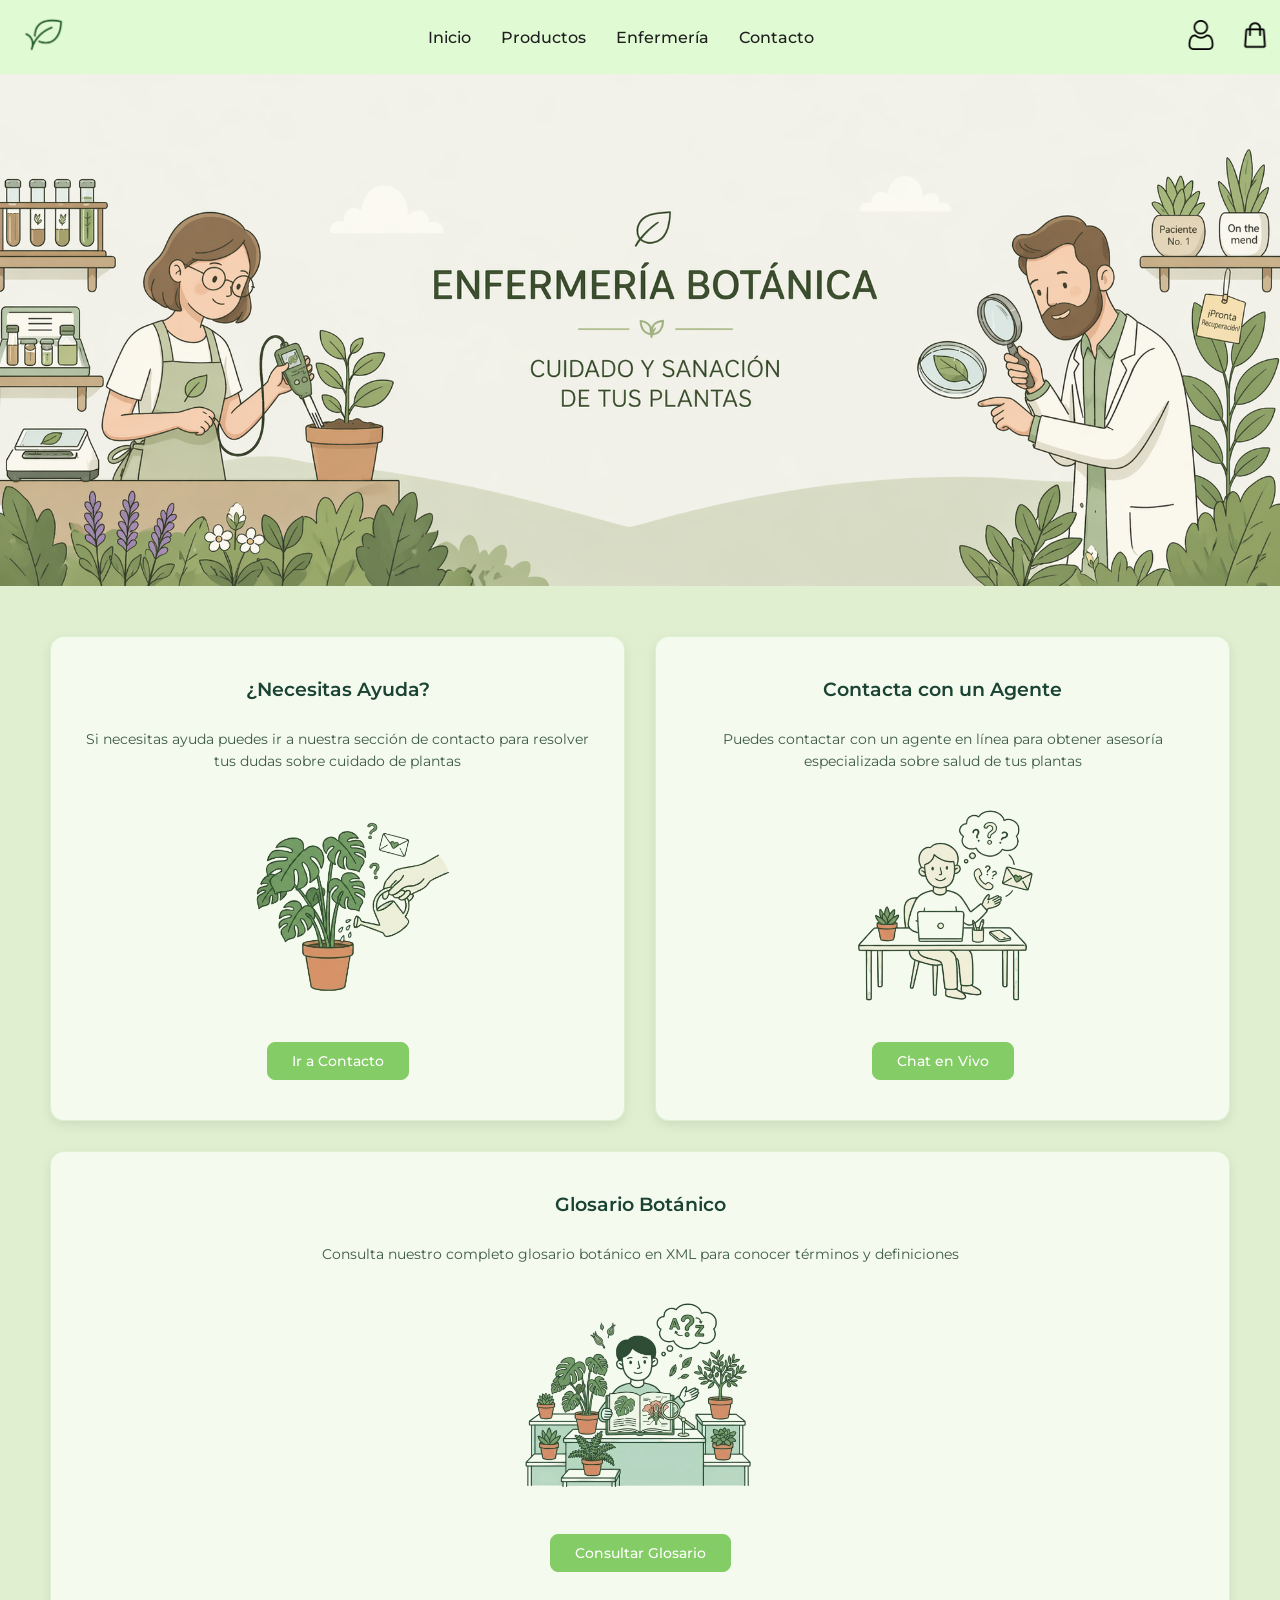
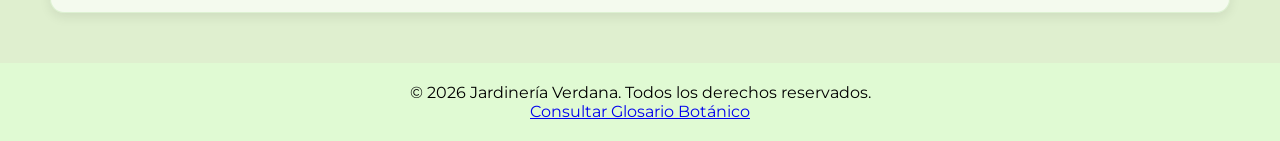
<file: enfermeria.html>
<!DOCTYPE html>
<html lang="en">
<head>
    <meta charset="UTF-8">
    <meta name="viewport" content="width=device-width, initial-scale=1.0">
    <title>Jardineria Verdana</title>
    <link rel="stylesheet" href="css/styles.css">
    <script src="js/main.js" defer></script>
</head>
<body class="home">
    <nav>
        <div class="logo-container">
            <a href="index.html">
                <img src="images/logo_jardineria.png" alt="Jardinería Verdana" class="logo">
            </a>
        </div>

        <div class="nav-links">
            <a href="index.html">Inicio</a>
            <a href="productos.html">Productos</a>
            <a href="enfermeria.html">Enfermería</a>
            <a href="contacto.html">Contacto</a>
        </div>

        <div class="nav-cart">
            <a href="login.html"><img src="images/user.png" alt="Usuario" class="user"></a>
            <img src="images/shopping-bag.png" alt="Carrito" class="cart">
        </div>
    </nav>
    <main>
        <img src="images/enfermeria_banner.png" class="enfermeria-banner">
        
        <div class="info-section">
            <div class="info-card">
                <h3>¿Necesitas Ayuda?</h3>
                <p>Si necesitas ayuda puedes ir a nuestra sección de contacto para resolver tus dudas sobre cuidado de plantas</p>
                <img src="images/plants_care.png" alt="Cuidado de plantas" class="enfermeria-image">
                <a href="contacto.html" class="info-link">Ir a Contacto</a>
            </div>
            
            <div class="info-card">
                <h3>Contacta con un Agente</h3>
                <p>Puedes contactar con un agente en línea para obtener asesoría especializada sobre salud de tus plantas</p>
                <img src="images/chat_support.png" alt="Agente de soporte" class="enfermeria-image">
                <button class="info-button">Chat en Vivo</button>
            </div>

            <div class="info-card">
                <h3>Glosario Botánico</h3>
                <p>Consulta nuestro completo glosario botánico en XML para conocer términos y definiciones</p>
                <img src="images/glosario_image.png" alt="Glosario botánico" class="enfermeria-image">
                <a href="xml/glosario.xml" target="_blank" class="info-link">Consultar Glosario</a>
            </div>
        </div>
    </main>
    <footer>
        <div class="copy">
            <p>&copy; 2026 Jardinería Verdana. Todos los derechos reservados.</p>
        </div>
        <div class="dictionary">
            <a href="xml/glosario.xml" target="_blank" class="enlace-glosario">Consultar Glosario Botánico</a>
        </div>
    </footer>    
</body>
</html>
</file>
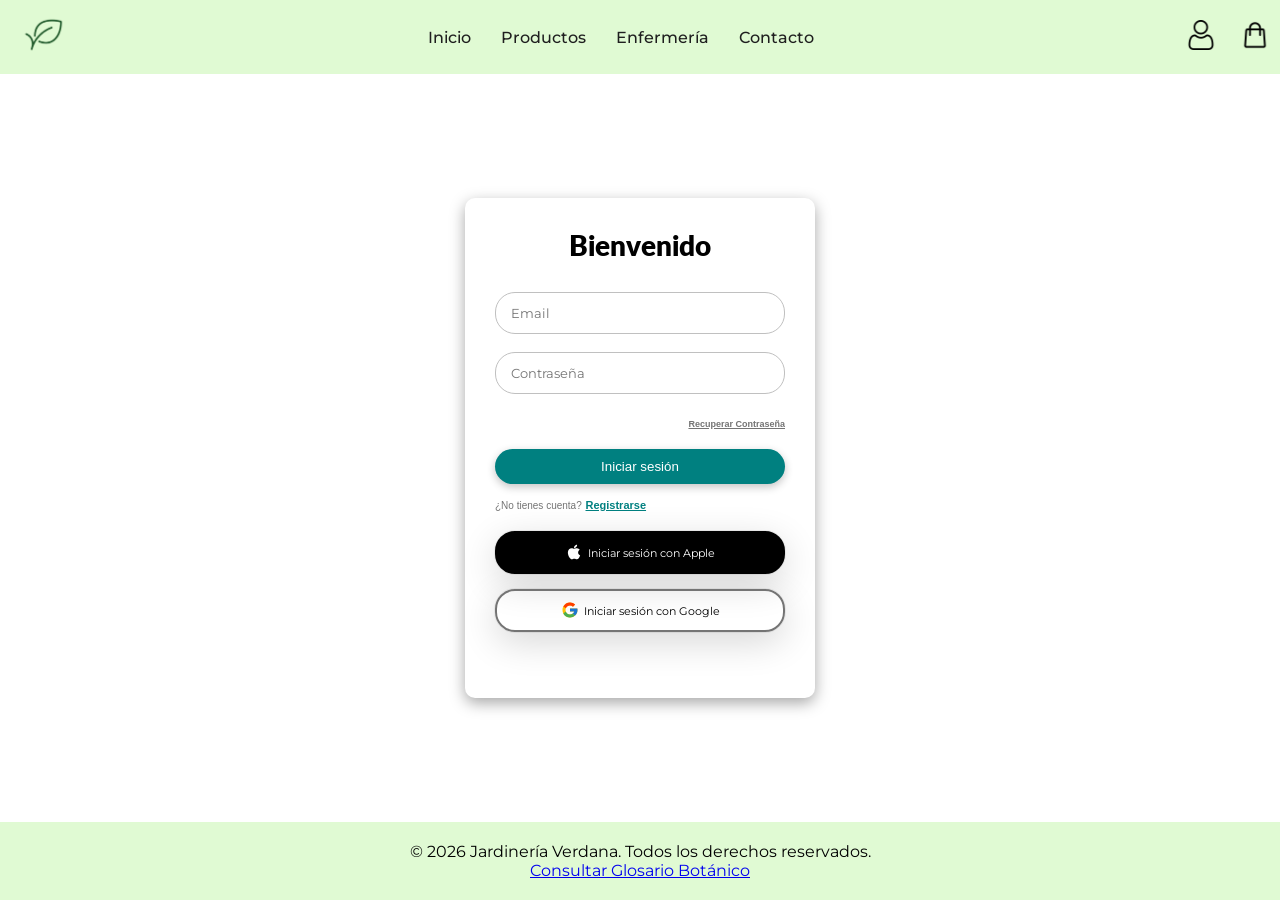
<file: login.html>
<!DOCTYPE html>
<html lang="en">
<head>
    <meta charset="UTF-8">
    <meta name="viewport" content="width=device-width, initial-scale=1.0">
    <title>Jardineria Verdana</title>
    <link rel="stylesheet" href="css/styles.css">
    <script src="js/main.js" defer></script>
</head>
<body class="home">
    <nav>
        <div class="logo-container">
            <a href="index.html">
                <img src="images/logo_jardineria.png" alt="Jardinería Verdana" class="logo">
            </a>
        </div>

        <div class="nav-links">
            <a href="index.html">Inicio</a>
            <a href="productos.html">Productos</a>
            <a href="enfermeria.html">Enfermería</a>
            <a href="contacto.html">Contacto</a>
        </div>

        <div class="nav-cart">
            <a href="login.html"><img src="images/user.png" alt="Usuario" class="user"></a>
            <img src="images/shopping-bag.png" alt="Carrito" class="cart">
        </div>
    </nav>
    <main>
        <div class="form-wrapper">
            <div class="form-container">
                <p class="title">Bienvenido</p>
                <form class="form">
                    <input type="email" class="input" placeholder="Email">
                    <input type="password" class="input" placeholder="Contraseña">
                    <p class="page-link">
                    <span class="page-link-label">Recuperar Contraseña</span>
                    </p>
                    <button class="form-btn">Iniciar sesión</button>
                </form>
                <p class="sign-up-label">
                    ¿No tienes cuenta? <span class="sign-up-link">Registrarse</span>
                </p>
                <div class="buttons-container">
                    <div class="apple-login-button">
                    <svg stroke="currentColor" fill="currentColor" stroke-width="0" class="apple-icon" viewBox="0 0 1024 1024" height="1em" width="1em" xmlns="http://www.w3.org/2000/svg">
                        <path d="M747.4 535.7c-.4-68.2 30.5-119.6 92.9-157.5-34.9-50-87.7-77.5-157.3-82.8-65.9-5.2-138 38.4-164.4 38.4-27.9 0-91.7-36.6-141.9-36.6C273.1 298.8 163 379.8 163 544.6c0 48.7 8.9 99 26.7 150.8 23.8 68.2 109.6 235.3 199.1 232.6 46.8-1.1 79.9-33.2 140.8-33.2 59.1 0 89.7 33.2 141.9 33.2 90.3-1.3 167.9-153.2 190.5-221.6-121.1-57.1-114.6-167.2-114.6-170.7zm-105.1-305c50.7-60.2 46.1-115 44.6-134.7-44.8 2.6-96.6 30.5-126.1 64.8-32.5 36.8-51.6 82.3-47.5 133.6 48.4 3.7 92.6-21.2 129-63.7z"></path>
                    </svg>
                    <span>Iniciar sesión con Apple</span>
                    </div>
                    <div class="google-login-button">
                    <svg stroke="currentColor" fill="currentColor" stroke-width="0" version="1.1" x="0px" y="0px" class="google-icon" viewBox="0 0 48 48" height="1em" width="1em" xmlns="http://www.w3.org/2000/svg">
                        <path fill="#FFC107" d="M43.611,20.083H42V20H24v8h11.303c-1.649,4.657-6.08,8-11.303,8c-6.627,0-12-5.373-12-12
                c0-6.627,5.373-12,12-12c3.059,0,5.842,1.154,7.961,3.039l5.657-5.657C34.046,6.053,29.268,4,24,4C12.955,4,4,12.955,4,24
                c0,11.045,8.955,20,20,20c11.045,0,20-8.955,20-20C44,22.659,43.862,21.35,43.611,20.083z"></path>
                        <path fill="#FF3D00" d="M6.306,14.691l6.571,4.819C14.655,15.108,18.961,12,24,12c3.059,0,5.842,1.154,7.961,3.039l5.657-5.657
                C34.046,6.053,29.268,4,24,4C16.318,4,9.656,8.337,6.306,14.691z"></path>
                        <path fill="#4CAF50" d="M24,44c5.166,0,9.86-1.977,13.409-5.192l-6.19-5.238C29.211,35.091,26.715,36,24,36
                c-5.202,0-9.619-3.317-11.283-7.946l-6.522,5.025C9.505,39.556,16.227,44,24,44z"></path>
                        <path fill="#1976D2" d="M43.611,20.083H42V20H24v8h11.303c-0.792,2.237-2.231,4.166-4.087,5.571
                c0.001-0.001,0.002-0.001,0.003-0.002l6.19,5.238C36.971,39.205,44,34,44,24C44,22.659,43.862,21.35,43.611,20.083z"></path>
                    </svg>
                    <span>Iniciar sesión con Google</span>
                    </div>
                </div>
            </div>
        </div>
    </main>
    <footer>
        <div class="copy">
            <p>&copy; 2026 Jardinería Verdana. Todos los derechos reservados.</p>
        </div>
        <div class="dictionary">
            <a href="xml/glosario.xml" target="_blank" class="enlace-glosario">Consultar Glosario Botánico</a>
        </div>
    </footer>    
</body>
</html>
</file>
<file: css/styles.css>
@import url('https://fonts.googleapis.com/css2?family=Montserrat:wght@400;700;800&display=swap');
@import url('https://fonts.googleapis.com/css2?family=Playfair+Display:ital,wght@0,400..900;1,400..900&family=Lato:wght@400;700&display=swap');

/*Configuración general*/

*{ 
    box-sizing: border-box;
    margin: 0;
    padding: 0;
    font-family: 'Montserrat', sans-serif;
    scrollbar-width: 0.375rem;
    scrollbar-color: #22c55e #dcfce7;
}

footer{
    background-color:rgba(224, 250, 211, 1);
    display: flex;
    justify-content: center;
    align-items: center;
    flex-direction: column;
    padding: 1.25rem;
    text-align: center;
    position: relative;
    bottom: 0;
    width: 100%;
}

.home {
  min-height: 100vh;
  display: flex;
  flex-direction: column;
}

main {
    flex: 1;
    display: flex;
    flex-direction: column;
}

/* Legacy WebKit — older Chrome/Edge/Safari, radius, borders & shadows */
*::-webkit-scrollbar {
  width: 0.375rem;
  height: 0.375rem;
}

*::-webkit-scrollbar-track {
  background-color: #dcfce7;
  border-radius: 1.25rem;
  padding: 0.125rem;
}

*::-webkit-scrollbar-track:hover {
  background-color: #bbf7d0;
}

*::-webkit-scrollbar-track:active {
  background-color: #86efac;
}

*::-webkit-scrollbar-thumb {
  background-color: #22c55e;
  border-radius: 1.25rem;
  min-height: 1.875rem;
}

*::-webkit-scrollbar-thumb:hover {
  background-color: #16a34a;
}

*::-webkit-scrollbar-thumb:active {
  background-color: #15803d;
}

*::-webkit-scrollbar-button {
  display: none;
  width: 0;
  height: 0;
}

 /*Estructura de la barra de navegación*/
nav{
    background-color:rgba(224, 250, 211, 1);
    display: flex;
    flex-direction: row;
    justify-content: space-between;
    align-items: center;
    padding: 0.625rem;
    position: sticky;
    top: 0;
    width: 100%;
    z-index: 1000;
    transition: transform 0.7s ease;
}

.nav-hidden {
    transform: translateY(-100%);
}

.nav-links{
    display: flex;
    gap: 1.875rem;
}

.nav-links a{
    text-decoration: none;
    color: rgb(31, 31, 31);
    font-weight: 500;
}

.logo{
height: 3.125rem;
width: auto;
}

.user, .cart{
    height: 1.875rem;
    width: auto;
    margin-left: 1.25rem;
}

 /*Estructura del contenedor del hero*/

.hero-container{
    position: relative;
    width: 100%;
    height: 100vh;
    display: flex;
    justify-content: center;
    align-items: center;
    flex-direction: column;
}

.hero-image{
    position: absolute;
    top: 0;
    left: 0;
    width: 100%;
    height: 100%;

    object-fit: cover;
    object-position: center;
    z-index: -1;
    filter: blur(0.25rem);
}

.hero-container button{
    margin-top: auto;
}

.hero-text{
    color: white;
    text-align: center;
    font-size: clamp(2rem, 5vw, 3em);
}

.hero-text h1{
    font-size: clamp(2rem, 5vw, 3em);
    margin-bottom: 1.25rem;
}


/*Estructura del contenedor de los productos más vendidos*/

.topsellers-section{
    display: flex;
    text-align: center;
    flex-direction: column;
    padding-block: 10vh;
    color: #103f13;
}

.topsellers-section h1{
  font-weight: 300;
  font-size: clamp(1.8rem, 4vw, 2.5rem);
}

.topseller-image{
    width: auto;
    max-height: 9.375rem;
}

.topsellers-container{
    display: flex;
    flex-direction: row;
    justify-content: center;
    text-align: center;
    width: 100%;
    height: 100%;
    gap: 1.875rem;
    margin-top: 10vh;
    flex-wrap: wrap;
}

.topseller-item{
    display: flex;
    flex-direction: column;
    align-items: center;
    gap: 1.25rem;
    width: auto;
    height: 100%;
    border: 1px solid #ddd;
    border-radius: 10%;
    padding: 1.25rem;
    flex: 0 1 18.75rem;
    background-image: url('../images/product-card-bg.png');
    background-size: cover;
    background-position: center;
}

.topseller-item h2{
font-size: clamp(1.2rem, 2vw, 1.6rem);
}

.topseller-item p {
  font-size: clamp(0.9rem, 1.1vw, 1.1rem);
}

.topseller-image{
    width: auto;
    max-height: 9.375rem;
    border-radius: 0.625rem;
}

.buy-button{
  margin-top: auto;
  padding: 1.0625rem 2.5rem;
  border-radius: 3.125rem;
  cursor: pointer;
  border: 0;
  background-color: white;
  box-shadow: rgb(0 0 0 / 5%) 0 0 0.5rem;
  letter-spacing: 0.09375rem;
  text-transform: uppercase;
  font-size: clamp(0.875rem, 0.9vw, 1rem);
  transition: all 0.5s ease;
  border: 1px solid #4CAF50;
}

.buy-button:hover {
  letter-spacing: 0.1875rem;
  background-color: #2E7D32;
  color: hsl(0, 0%, 100%);
  box-shadow: rgb(46, 125, 50) 0rem 0.4375rem 1.8125rem 0rem;
}

.buy-button:active {
  letter-spacing: 0.1875rem;
  background-color: #1B5E20;
  color: hsl(0, 0%, 100%);
  box-shadow: rgb(27, 94, 32) 0rem 0rem 0rem 0rem;
  transform: translateY(0.625rem);
  transition: 100ms;
}

/*Sección del contenedor de enfermeria*/

.enfermeria-section{
  background-image: url(../images/topsellers_background.png);
  background-size: cover;
  height: 100%;
  width: 100%;
  color: #103f13;
  padding-block: 10vh;

  display: flex;
  justify-content: center;
  align-items: flex-start;
}

.enfermeria-container{
  border: 1px solid green;
  border-radius: 0.625rem;
  background-color: rgba(215, 235, 195, 0.8);
  min-width: 80%;
  margin: 0 auto;

  display: flex;
  flex-direction: column;
  justify-content: center;
  align-items: center;
  text-align: center;
  gap: 1.875rem;

  padding: 1.25rem;
}

.enfermeria-container h1{
  font-size: clamp(2rem, 3vw, 4rem);
  font-family: 'Playfair Display', serif;
  font-weight: 500;
}

.enfermeria-container p{
  font-family: 'Lato', sans-serif;
}

.checks-enfermeria-index h2{
  margin-top: 5%;
  font-weight: 600;
  font-size: clamp(1.3rem, 1.5vw, 3rem);
  
}

.checks-enfermeria-index ul {
  list-style: none;
  padding: 0;
  font-size: clamp(1rem, 1vw, 2em);
  margin-bottom: 5vh;
}

.checks-enfermeria-index li {
    display: flex;
    align-items: center;
    gap: 0.9375rem;
    margin-bottom: 0.9375rem;
    text-align: left;
}

/* Usamos un pseudo-elemento para el icono */
.check1::before {
    content: "";
    width: 3.75rem;
    height: 3.75rem;
    background-image: url(../images/check1.png);
    background-size: contain;
    background-repeat: no-repeat;
    background-position: center;
}

.check2::before {
    content: "";
    width: 3.75rem;
    height: 3.75rem;
    background-image: url(../images/check2.png);
    background-size: contain;
    background-repeat: no-repeat;
    background-position: center;
}

.check3::before {
    content: "";
    width: 3.75rem;
    height: 3.75rem;
    background-image: url(../images/check3.png);
    background-size: contain;
    background-repeat: no-repeat;
    background-position: center;
}


/*Estructura de la página de productos*/
.productos{
display: grid;
grid-template-rows: auto 1fr auto;
}

/*Estructura de la página de contacto*/
.contacto-wrapper{
    display: grid;
    grid-template-columns: 1fr 1fr;
    width: 100%;
    height: clamp(45vh, calc(100vh - 9.75rem), 100vh);
}

.formulario-contacto {
    display: flex;
    flex-direction: column;
    justify-content: center;
    align-items: center;
    gap: 1.875rem;
    padding: 3.125rem;
    background-color: rgba(245, 250, 240, 0.95);
    width: 100%;
}

.formulario-contacto h1 {
    font-size: clamp(1.5rem, 3vw, 2.5rem);
    color: #1b4332;
    font-weight: 600;
    margin: 0 0 1.25rem 0;
    text-align: center;
}

.formulario-contacto .form-box {
    display: flex;
    flex-direction: column;
    gap: 1.25rem;
    width: 100%;
    max-width: 28.125rem;
}

.formulario-contacto .form-row {
    display: grid;
    grid-template-columns: 1fr 1fr;
    gap: 1.25rem;
    width: 100%;
}

.formulario-contacto .form-group {
    display: flex;
    flex-direction: column;
    gap: 0.375rem;
}

.formulario-contacto .form-group.full-width {
    grid-column: 1 / -1;
}

.formulario-contacto label {
    font-size: 0.95rem;
    color: #3d5a47;
    font-weight: 500;
    margin-bottom: 0.375rem;
}

.formulario-contacto input,
.formulario-contacto .textinput {
    padding: 0.5rem 0;
    border: none;
    border-bottom: 2px solid rgba(132, 204, 101, 0.3);
    border-radius: 0;
    font-size: 0.95rem;
    font-family: 'Montserrat', sans-serif;
    background-color: transparent;
    color: #333;
    transition: all 0.3s ease;
}

.formulario-contacto input::placeholder,
.formulario-contacto .textinput::placeholder {
    color: rgba(51, 51, 51, 0.5);
}

.formulario-contacto input:hover,
.formulario-contacto .textinput:hover {
    border-bottom-color: rgba(132, 204, 101, 0.6);
}

.formulario-contacto input:focus,
.formulario-contacto .textinput:focus {
    outline: none;
    border-bottom-color: #84cc65;
    background-color: transparent;
    box-shadow: none;
}

.formulario-contacto .textinput {
    resize: vertical;
    min-height: 7.5rem;
}

.formulario-contacto .submit-btn {
    padding: 0.875rem 2rem;
    background-color: #84cc65;
    color: white;
    border: 1px solid #84cc65;
    border-radius: 0.5rem;
    font-size: 0.95rem;
    font-weight: 600;
    font-family: 'Montserrat', sans-serif;
    cursor: pointer;
    transition: all 0.3s ease;
    margin-top: 0.625rem;
}

.formulario-contacto .submit-btn:hover {
    background-color: #6ba545;
    border-color: #6ba545;
    box-shadow: 0 0.25rem 0.75rem rgba(107, 165, 69, 0.2);
}

.formulario-contacto .submit-btn:active {
    background-color: #588340;
    border-color: #588340;
    transform: translateY(0.125rem);
}


/* Estructura de productos */

.products-wrapper{
    display: grid;
    grid-template-columns: auto 4fr;
    gap: 1.25rem;
    padding: 1.25rem;
    width: 100%;
}

/* Estructura de la barra de filtros lateral */

.filter-bar{
    display: flex;
    gap: 1.25rem;
    justify-content: start;
    align-items: center;
    background-color: rgba(247, 255, 243, 0.5);
    width: 18.75rem;
    border-radius: 0.625rem;
    border: 1px solid #ddd;
    padding: 3.125rem;
    flex-direction: column;
    text-align: center;
    position: sticky;
    top: 5.625rem;
    align-self: flex-start;
    overflow-y: auto;
    max-height: calc(100vh - 6.875rem);
    font-size: 1.5rem;
}

.filter-group{
    border: 0;
}

.filter-group ul{
    list-style: none;
}

/* Secciones del filter bar */
.filter-bar-section {
    width: 100%;
    display: flex;
    flex-direction: column;
    gap: 0.75rem;
}

.filter-bar-title {
    font-size: 1.1rem;
    font-weight: 700;
    color: #103f13;
    margin: 0;
    text-align: left;
}

/* Opciones con checkbox personalizado */
.filter-bar-option {
    display: flex;
    align-items: center;
    gap: 0.625rem;
    cursor: pointer;
    padding: 0.5rem;
    border-radius: 0.375rem;
    transition: background-color 0.3s ease;
    font-size: 0.95rem;
    color: #333;
}

.filter-bar-option:hover {
    background-color: rgba(34, 197, 94, 0.1);
}

.filter-bar-option input[type="checkbox"] {
    display: none;
}

.filter-bar-dot {
    width: 1.125rem;
    height: 1.125rem;
    border: 2px solid #22c55e;
    border-radius: 0.25rem;
    display: flex;
    align-items: center;
    justify-content: center;
    background-color: white;
    transition: all 0.3s ease;
    flex-shrink: 0;
}

.filter-bar-option input[type="checkbox"]:checked ~ .filter-bar-dot,
.filter-bar-option:has(input[type="checkbox"]:checked) .filter-bar-dot {
    background-color: #22c55e;
    border-color: #16a34a;
}

/* Botones tipo tag para categorías */
.filter-bar-tag {
    padding: 0.5rem 1rem;
    border: 1px solid #ddd;
    background-color: white;
    border-radius: 1.25rem;
    cursor: pointer;
    font-size: 0.9rem;
    color: #333;
    transition: all 0.3s ease;
    font-weight: 500;
    margin: 0.25rem;
}

.filter-bar-tag:hover {
    border-color: #22c55e;
    background-color: #f0fdf4;
    color: #22c55e;
}

.filter-bar-tag:active,
.filter-bar-tag.active {
    background-color: #22c55e;
    border-color: #22c55e;
    color: white;
}

/* Range slider para precio */
.filter-bar-range-wrap {
    display: flex;
    flex-direction: column;
    gap: 0.625rem;
    width: 100%;
}

.filter-bar-range-wrap input[type="range"] {
    width: 100%;
    height: 0.375rem;
    border-radius: 0.1875rem;
    background: linear-gradient(to right, #22c55e 0%, #22c55e 50%, #ddd 50%, #ddd 100%);
    outline: none;
    -webkit-appearance: none;
    appearance: none;
}

.filter-bar-range-wrap input[type="range"]::-webkit-slider-thumb {
    -webkit-appearance: none;
    appearance: none;
    width: 1.25rem;
    height: 1.25rem;
    border-radius: 50%;
    background-color: #22c55e;
    cursor: pointer;
    box-shadow: 0 0.125rem 0.3125rem rgba(34, 197, 94, 0.3);
    transition: all 0.2s ease;
}

.filter-bar-range-wrap input[type="range"]::-webkit-slider-thumb:hover {
    width: 1.5rem;
    height: 1.5rem;
    box-shadow: 0 0.125rem 0.5rem rgba(34, 197, 94, 0.5);
}

.filter-bar-range-wrap input[type="range"]::-moz-range-thumb {
    width: 1.25rem;
    height: 1.25rem;
    border-radius: 50%;
    background-color: #22c55e;
    cursor: pointer;
    border: none;
    box-shadow: 0 0.125rem 0.3125rem rgba(34, 197, 94, 0.3);
    transition: all 0.2s ease;
}

.filter-bar-range-wrap input[type="range"]::-moz-range-thumb:hover {
    width: 1.5rem;
    height: 1.5rem;
    box-shadow: 0 0.125rem 0.5rem rgba(34, 197, 94, 0.5);
}

.filter-bar-range-val {
    display: inline-block;
    background-color: #f0fdf4;
    padding: 0.375rem 0.75rem;
    border-radius: 0.375rem;
    font-weight: 600;
    color: #22c55e;
    font-size: 0.9rem;
    text-align: center;
}

/* Divisor */
.filter-bar-divider {
    width: 100%;
    border: none;
    border-top: 1px solid #ddd;
    margin: 0.5rem 0;
}

/* Estrellas de valoración */
.filter-bar-stars {
    display: flex;
    gap: 0.3125rem;
    justify-content: center;
    flex-direction: row-reverse;
}

.filter-bar-star {
    font-size: 1.5rem;
    color: #ddd;
    cursor: pointer;
    transition: color 0.2s ease;
}

/* Al hacer hover en una estrella, se ilumina ella y todas las anteriores (que están después en row-reverse) */
.filter-bar-star:hover,
.filter-bar-star:hover ~ .filter-bar-star,
.filter-bar-star.active {
    color: #fbbf24;
}

/* Botón reset */
.filter-bar-reset {
    width: 100%;
    padding: 0.75rem;
    margin-top: 0.9375rem;
    background-color: #fee2e2;
    color: #dc2626;
    border: 1px solid #fca5a5;
    border-radius: 0.5rem;
    cursor: pointer;
    font-weight: 600;
    font-size: 0.95rem;
    transition: all 0.3s ease;
}

.filter-bar-reset:hover {
    background-color: #fecaca;
    border-color: #f87171;
    box-shadow: 0 0.125rem 0.5rem rgba(220, 38, 38, 0.2);
}

.filter-bar-reset:active {
    background-color: #fca5a5;
    transform: translateY(0.3125rem);
}

.products-container{
    display: grid;
    grid-template-columns: repeat(auto-fit, minmax(20rem, 1fr));
    padding: 1.25rem;
    justify-content: center;
    align-items: center;
    gap: 1.25rem;
    grid-auto-rows: auto;
}

.product-item{
    display: flex;
    flex-direction: column;
    justify-content: flex-start;
    gap: 1.25rem;
    max-width:auto;
    width: 100%;
    height: 100%;
    border: 1px solid #ddd;
    border-radius: 10%;
    padding: 1.25rem;
    background-image: url('../images/product-card-bg.png');
    background-size: cover;
}

.product-title{
    font-size: clamp(0.8rem, 1.4vw, 1.3rem);
    font-weight: 600;
    color: #103f13;
}

.product-description{
    font-size: clamp(0.5rem, 0.8vw, 0.9rem);
    color: #242424;
}

.product-type{
    display: flex;
    gap: 2.5rem;
    justify-content: space-evenly;
    background-color: rgba(203, 255, 177, 0.3);
    padding: 0.625rem;
    border-radius: 0.625rem;
    width: auto;
}

.product-type-tag > img{
    width: 1rem;
    height: 1rem;
    margin-right: 0.3125rem;
}

.precio{
    font-size: 1.5rem;
    font-weight: 600;
    color: #092914b9;
}

.product-tag{
    padding: 0.3125rem 0.625rem;
    border: 1px solid #22c55e;
    background-color: #f0fdf4;
    color: #22c55e;
    border-radius: 1.25rem;
    font-size: 0.8rem;
    font-weight: 500;
}

.product-image{
    width: auto;
    max-height: 9.375rem;
    border-radius: 50%;
    align-self: center;
    justify-self: center;
}

.buttons-wrapper{
    display: flex;
    flex-direction: column;
    gap: 1.25rem;
    
}

/* Estilos para botones de productos */
.detalles-button {
    padding: 0.625rem 1.25rem;
    border-radius: 0.375rem;
    cursor: pointer;
    border: 1px solid #c0c0c0;
    background-color: #f5f5f5;
    color: #333;
    font-size: 0.9rem;
    font-weight: 500;
    transition: all 0.3s ease;
    box-shadow: rgba(0, 0, 0, 0.05) 0rem 0.125rem 0.3125rem;
}

.detalles-button:hover {
    background-color: #e8e8e8;
    border-color: #4CAF50;
    color: #103f13;
    box-shadow: rgba(0, 0, 0, 0.1) 0rem 0.1875rem 0.5rem;
}

.detalles-button:active {
    background-color: #d0d0d0;
    transform: translateY(0.125rem);
    box-shadow: rgba(0, 0, 0, 0.05) 0rem 0.0625rem 0.1875rem;
}

.cart-button {
    padding: 0.625rem 1.25rem;
    border-radius: 0.375rem;
    cursor: pointer;
    border: 1px solid #4CAF50;
    background-color: #ffffff;
    color: #4CAF50;
    font-size: 0.9rem;
    font-weight: 500;
    transition: all 0.3s ease;
    box-shadow: rgba(0, 0, 0, 0.05) 0rem 0.125rem 0.3125rem;
}

.cart-button:hover {
    background-color: #4CAF50;
    color: #ffffff;
    box-shadow: rgba(76, 175, 80, 0.3) 0rem 0.25rem 0.75rem;
}

.cart-button:active {
    background-color: #2E7D32;
    border-color: #2E7D32;
    transform: translateY(0.125rem);
    box-shadow: rgba(0, 0, 0, 0.05) 0rem 0.0625rem 0.1875rem;
}

/*Login form*/

.form-wrapper{
    flex:1;
    display: flex;
    align-items: center;
    justify-content: center;
    min-height: 100%;
    width: 100%;
}

.form-container {
  width: 21.875rem;
  height: auto;
  min-height: 31.25rem;
  background-color: #fff;
  box-shadow: rgba(0, 0, 0, 0.35) 0rem 0.3125rem 0.9375rem;
  border-radius: 0.625rem;
  box-sizing: border-box;
  padding: 1.25rem 1.875rem;
}

.title {
  text-align: center;
  font-family: 'Lato', sans-serif;
  margin: 0.625rem 0 1.875rem 0;
  font-size: 1.75rem;
  font-weight: 800;
}

.form {
  width: 100%;
  display: flex;
  flex-direction: column;
  gap: 1.125rem;
  margin-bottom: 0.9375rem;
}

.input {
  border-radius: 1.25rem;
  border: 1px solid #c0c0c0;
  outline: 0 !important;
  box-sizing: border-box;
  padding: 0.75rem 0.9375rem;
}

.page-link {
  text-decoration: underline;
  margin: 0;
  text-align: end;
  color: #747474;
  text-decoration-color: #747474;
}

.page-link-label {
  cursor: pointer;
  font-family: "Lucida Sans", "Lucida Sans Regular", "Lucida Grande",
        "Lucida Sans Unicode", Geneva, Verdana, sans-serif;
  font-size: 0.5625rem;
  font-weight: 700;
}

.page-link-label:hover {
  color: #000;
}

.form-btn {
  padding: 0.625rem 0.9375rem;
  font-family: "Lucida Sans", "Lucida Sans Regular", "Lucida Grande", "Lucida Sans Unicode", Geneva, Verdana, sans-serif;
  border-radius: 1.25rem;
  border: 0 !important;
  outline: 0 !important;
  background: teal;
  color: white;
  cursor: pointer;
  box-shadow: rgba(0, 0, 0, 0.24) 0rem 0.1875rem 0.5rem;
}

.form-btn:active {
  box-shadow: none;
}

.sign-up-label {
  margin: 0;
  font-size: 0.625rem;
  color: #747474;
  font-family: "Lucida Sans", "Lucida Sans Regular", "Lucida Grande",
        "Lucida Sans Unicode", Geneva, Verdana, sans-serif;
}

.sign-up-link {
  margin-left: 0.0625rem;
  font-size: 0.6875rem;
  text-decoration: underline;
  text-decoration-color: teal;
  color: teal;
  cursor: pointer;
  font-weight: 800;
  font-family: "Lucida Sans", "Lucida Sans Regular", "Lucida Grande",
        "Lucida Sans Unicode", Geneva, Verdana, sans-serif;
}

.buttons-container {
  width: 100%;
  display: flex;
  flex-direction: column;
  justify-content: flex-start;
  margin-top: 1.25rem;
  gap: 0.9375rem;
}

.apple-login-button,
    .google-login-button {
  border-radius: 1.25rem;
  box-sizing: border-box;
  padding: 0.625rem 0.9375rem;
  box-shadow: rgba(0, 0, 0, 0.16) 0rem 0.625rem 2.25rem 0rem,
        rgba(0, 0, 0, 0.06) 0rem 0rem 0rem 0.0625rem;
  cursor: pointer;
  display: flex;
  justify-content: center;
  align-items: center;
  font-family: "Lucida Sans", "Lucida Sans Regular", "Lucida Grande",
        "Lucida Sans Unicode", Geneva, Verdana, sans-serif;
  font-size: 0.6875rem;
  gap: 0.3125rem;
}

.apple-login-button {
  background-color: #000;
  color: #fff;
  border: 2px solid #000;
}

.google-login-button {
  border: 2px solid #747474;
}

.apple-icon,
    .google-icon {
  font-size: 1.125rem;
  margin-bottom: 0.0625rem;
}

/* Seccion de enfermeria */

.enfermeria-banner{
    flex: 1;
    max-width: 100%;
    height: 25.25rem;
    display: block;
    object-fit: cover;
    object-position: center;
}

/* Sección de información enfermeria */

.info-section {
    display: flex;
    flex: 1;
    flex-direction: row;
    justify-content: space-between;
    align-items: stretch;
    gap: 1.875rem;
    padding: 3.125rem;
    background-color: rgba(215, 235, 195, 0.8);
    width: 100%;
    box-sizing: border-box;
    margin: 0;
    flex-wrap: wrap;
}

.info-card {
    flex: 1;
    display: flex;
    flex-direction: column;
    align-items: center;
    text-align: center;
    gap: 1.25rem;
    padding: 2.5rem 1.875rem;
    background-color: rgba(245, 250, 240, 0.95);
    border-radius: 0.875rem;
    border: 1px solid rgba(132, 204, 101, 0.2);
    box-shadow: 0 0.25rem 0.75rem rgba(0, 0, 0, 0.08);
    transition: all 0.3s ease;
}

.info-card:hover {
    box-shadow: 0 0.5rem 1.5rem rgba(132, 204, 101, 0.15);
    border-color: rgba(132, 204, 101, 0.4);
    transform: translateY(-0.125rem);
}

.info-card h3 {
    font-size: clamp(1.1rem, 1.5vw, 1.5rem);
    color: #1b4332;
    font-weight: 600;
    margin: 0 0 0.5rem 0;
}

.info-card p {
    font-size: clamp(0.85rem, 1vw, 1rem);
    color: #3d5a47;
    line-height: 1.6;
    flex-grow: 1;
    margin: 0;
}

.info-link {
    display: inline-block;
    padding: 0.625rem 1.5rem;
    background-color: #84cc65;
    color: white;
    text-decoration: none;
    border-radius: 0.5rem;
    font-weight: 500;
    font-size: 0.85rem;
    transition: all 0.3s ease;
    border: 1px solid #84cc65;
    margin-top: 0.5rem;
}

.info-link:hover {
    background-color: #6ba545;
    border-color: #6ba545;
    box-shadow: 0 0.25rem 0.75rem rgba(107, 165, 69, 0.2);
}

.info-link:active {
    background-color: #588340;
    border-color: #588340;
    transform: translateY(0.0625rem);
}

.info-button {
    padding: 0.625rem 1.5rem;
    background-color: #84cc65;
    color: white;
    border: 1px solid #84cc65;
    border-radius: 0.5rem;
    font-weight: 500;
    font-size: 0.85rem;
    cursor: pointer;
    transition: all 0.3s ease;
    font-family: 'Montserrat', sans-serif;
    margin-top: 0.5rem;
}

.info-button:hover {
    background-color: #6ba545;
    border-color: #6ba545;
    box-shadow: 0 0.25rem 0.75rem rgba(107, 165, 69, 0.2);
}

.info-button:active {
    background-color: #588340;
    border-color: #588340;
    transform: translateY(0.0625rem);
}

.enfermeria-image {
    width: 20.625rem;
    height: 100%;
    border-radius: 0.625rem;
    object-fit: cover;
    object-position: center;
}
</file>
